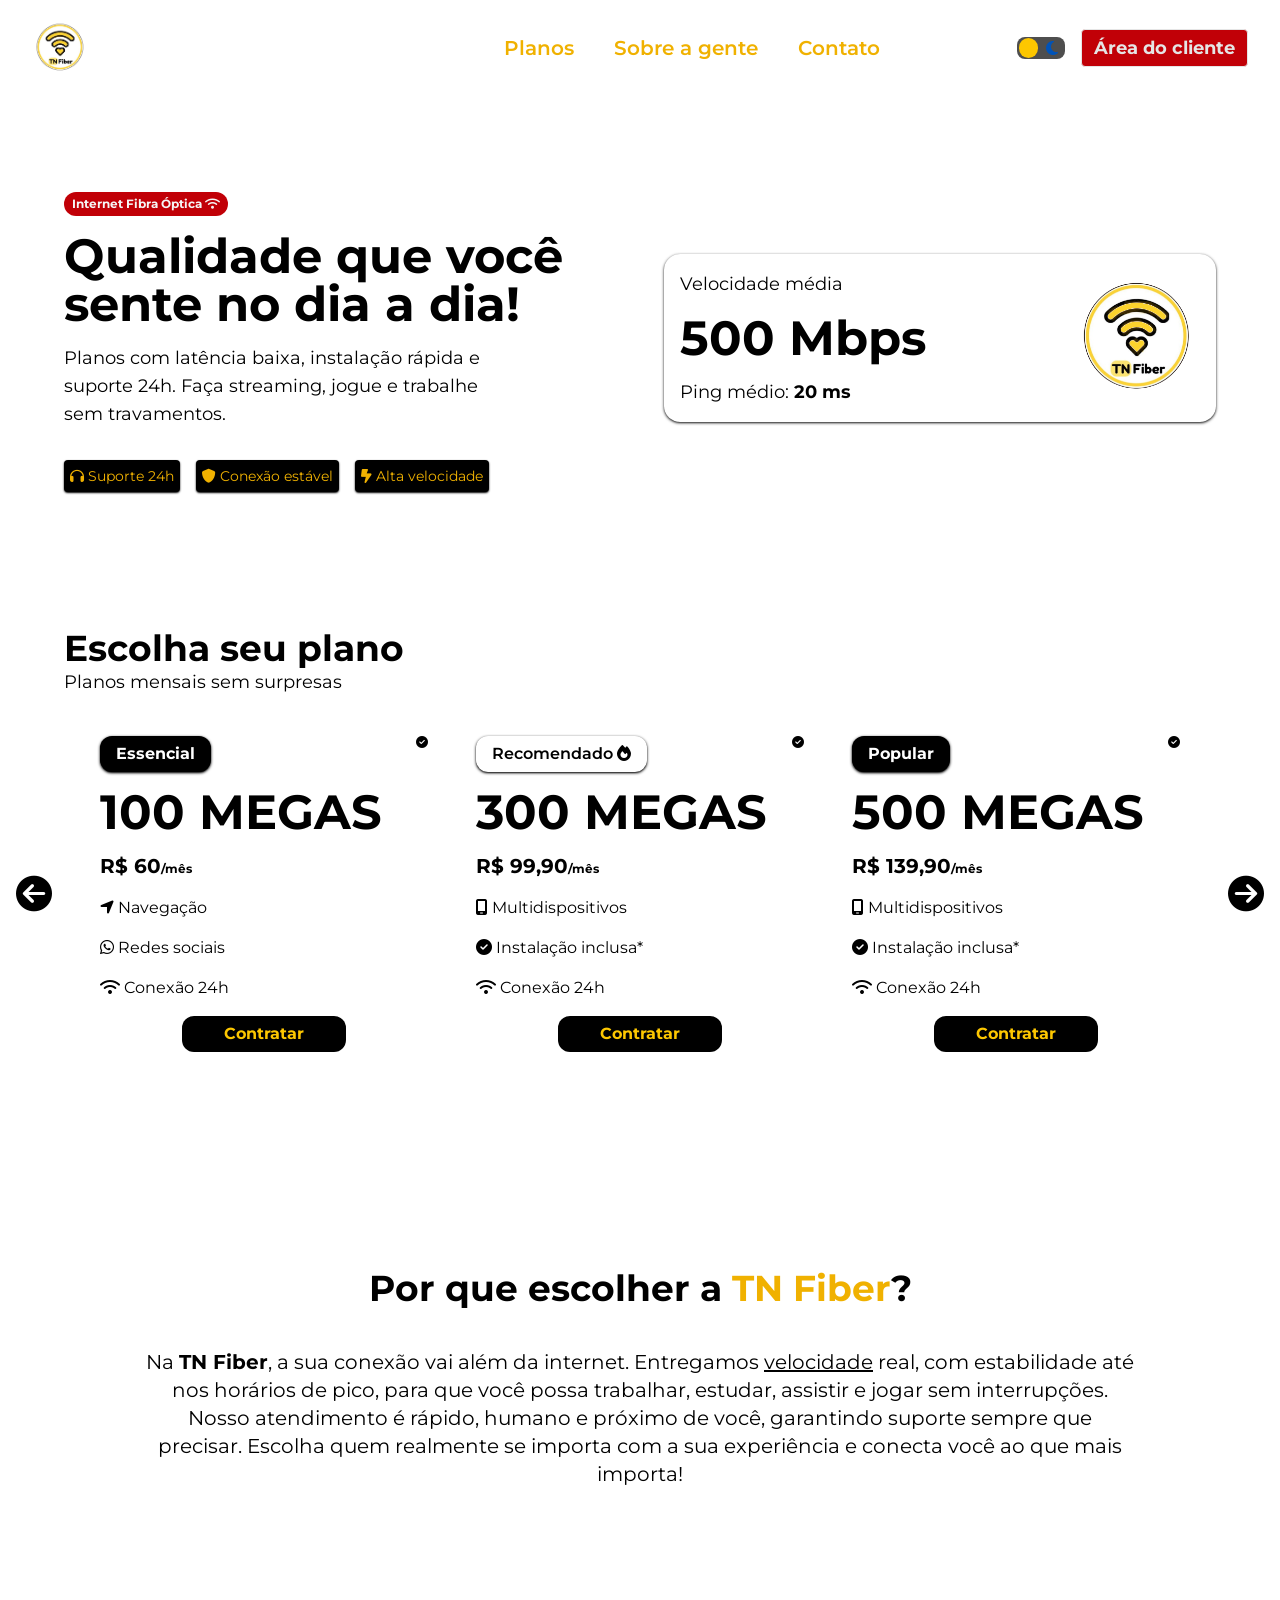
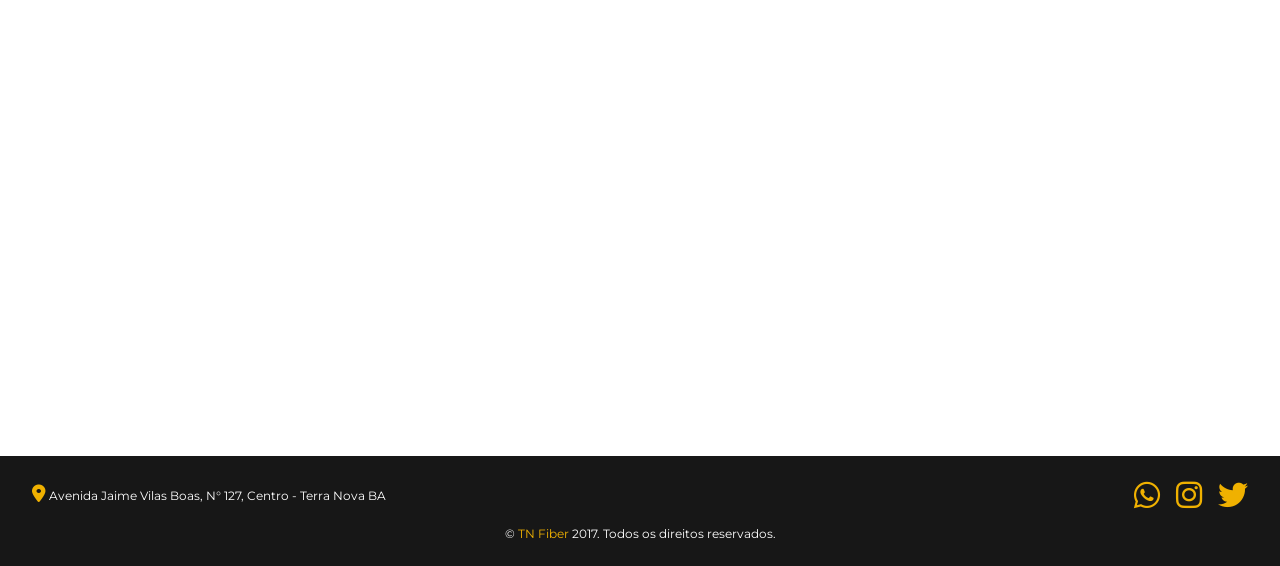
<file: index.html>
<!DOCTYPE html>
<html lang="pt-br">
<head>
    <meta charset="UTF-8">
    <meta name="viewport" content="width=device-width, initial-scale=1.0">

    <!-- Google Fonts -->
    <link rel="preconnect" href="https://fonts.googleapis.com">
    <link rel="preconnect" href="https://fonts.gstatic.com" crossorigin>
    <link href="https://fonts.googleapis.com/css2?family=Cinzel:wght@400..900&family=Google+Sans+Code:ital,wght@0,300..800;1,300..800&family=Inconsolata:wght@200..900&family=Montserrat:ital,wght@0,100..900;1,100..900&family=Roboto:ital,wght@0,100..900;1,100..900&display=swap" rel="stylesheet">

    <!-- Font Awesome -->
    <link rel="stylesheet" href="https://cdnjs.cloudflare.com/ajax/libs/font-awesome/6.7.0/css/all.min.css" integrity="sha512-9xKTRVabjVeZmc+GUW8GgSmcREDunMM+Dt/GrzchfN8tkwHizc5RP4Ok/MXFFy5rIjJjzhndFScTceq5e6GvVQ==" crossorigin="anonymous" referrerpolicy="no-referrer" />

    <!-- Tailwind -->
    <link rel="stylesheet" href="./output.css">

    <link rel="shortcut icon" href="tnfiber.png" type="image/x-icon">

    <script src="script.js" defer></script>
    <script src="theme.js" defer></script>
    <script src="menuBurguer.js" defer></script>
    <script src="sendForm.js" defer></script>
    <script src="socialMedias.js" defer></script>
    <script src="paymentP2.js" defer></script>

    <title>TN Fiber</title>
</head>

<body class="pt-44 md:pt-48 dark">
    <header>
        <nav>
            <div class="navbar flex justify-center md:justify-between items-center py-0 px-6 md:px-8 h-24 fixed top-0 min-w-full z-50">
                <div class="logo">
                    <div class="logo-img flex items-center gap-4" onclick="location.href='#'">
                        <img src="tnfiber.png"
                             alt="TN Fiber"
                             class="w-14 h-14 cursor-pointer">

                            <div class="tnfiber-mobile flex w-full text-lg font-bold">
                                <h2><span>TN</span> Fiber</h2>
                            </div>
                             
                        <div class="logo-text flex flex-col gap-2 invisible md:visible font-semibold text-white cursor-default">
                            <h2><span class="p-1">TN</span> Fiber</h2>
                            <span>A gente tem o que você precisa!</span>
                        </div>
                    </div>
                </div>

                <div class="nav-options hidden items-center gap-10 font-semibold text-xl text-yellow-500 hover:text-yellow-400 md:flex">
                    <a href="#plans" class="inline-block relative transition-all duration-300 ease-in-out">Planos</a>
                    <a href="#about" class="inline-block relative transition-all duration-300 ease-in-out">Sobre a gente</a>
                    <a href="#contact" class="inline-block relative transition-all duration-300 ease-in-out">Contato</a>
                </div>

                <div class="contract hidden md:flex md:justify-center md:items-center md:flex-row-reverse md:gap-4">
                    <button class="client-aria text-lg text-neutral-200 font-bold py-1 px-3 bg-red-700 hover:bg-red-600 border border-neutral-200 rounded-sm cursor-pointer transition-all duration-300 ease-in-out">
                        Área do cliente
                    </button>

                    <div class="theme">
                        <button class="btn-toggle py-1 px-3 rounded-lg" id="theme">
                            <span class="circle"></span>

                            <div class="flex gap-1.5">
                                <span class="icon sun fa-solid fa-sun"></span>
                                <span class="icon moon fa-solid fa-moon"></span>
                            </div>
                        </button>
                    </div>
                </div>

                <div class="nav-options-mobile font-semibold text-xl text-yellow-500 hover:text-yellow-400" id="menu">
                
                    <div class="flex flex-col gap-4">
                        <div class="flex flex-col gap-4">
                            <a href="#plans" class="inline-block relative transition-all duration-300 ease-in-out text-lg">Planos</a>
                            <a href="#about" class="inline-block relative transition-all duration-300 ease-in-out text-lg">Sobre a
                                gente</a>
                            <a href="#contact" class="inline-block relative transition-all duration-300 ease-in-out text-lg">Contato</a>
                        </div>
                
                        <div class="contract flex items-center gap-4 flex-col md: md:hidden">
                            <button
                                class="text-sm text-neutral-200 font-bold py-1 px-3 bg-red-700 hover:bg-red-600 border border-neutral-200 rounded-sm cursor-pointer transition-all duration-300 ease-in-out">
                                Área do cliente
                            </button>
                
                            <div class="theme">
                                <button class="btn-toggle py-1 px-3 rounded-lg" id="themeMobile">
                                    <span class="circle"></span>
                
                                    <div class="flex gap-1.5">
                                        <span class="icon sun fa-solid fa-sun"></span>
                                        <span class="icon moon fa-solid fa-moon"></span>
                                    </div>
                                </button>
                            </div>
                        </div>
                    </div>
                </div>

                <div class="burguer" id="hamburguer">
                    <span></span>
                    <span></span>
                    <span></span>
                </div>
            </div>
        </div>
    </nav>
</header>

    <main>
        <div class="fibra-optica grid grid-cols-1 w-[90%] gap-12 m-auto md:grid-cols-2">

            <div class="fibra-optica-C1 flex flex-col gap-4 w-full">
                <span class="span-one py-1 px-2 text-xs font-bold rounded-2xl m-auto w-fit text-neutral-100 bg-red-700 select-none md:m-0">Internet Fibra Óptica <i class="fa-solid fa-wifi"></i></span>
                <h1 class="text-center text-4xl font-bold cursor-default md:text-left md:text-5xl">Qualidade que você sente no dia a dia!</h1>
                <p class="flex justify-center text-lg text-center w-full md:w-4/5 md:text-left md:justify-start cursor-default">Planos com latência baixa, instalação rápida e suporte 24h. Faça streaming, jogue e trabalhe sem travamentos.</p>

                <div class="vantagens md:flex justify-start gap-4 mt-4 mb-10 hidden">
                    <div class="flex text-sm bg-black text-yellow-500 p-1.5 rounded-sm shadow-xs shadow-black transition duration-300 cursor-default select-none">
                        <h3><i class="fa-solid fa-headphones"></i> Suporte 24h</h3>
                        
                    </div>

                    <div class="text-sm bg-black text-yellow-500 p-1.5 rounded-sm shadow-xs shadow-black transition duration-300 cursor-default select-none">
                        <h3><i class="fa-solid fa-shield"></i> Conexão estável</h3>
                    </div>

                    <div class="text-sm bg-black text-yellow-500 p-1.5 rounded-sm shadow-xs shadow-black transition duration-300 cursor-default select-none">
                        <h3><i class="fa-solid fa-bolt-lightning"></i> Alta velocidade</h3>
                    </div>
                </div>

            </div>

            <div class="fibra-optica-C2 flex items-center">
                <div class="fibra-optica-C2-plan flex flex-row items-center w-full p-4 rounded-2xl mb-12 shadow-sm shadow-neutral-800 transition transform duration-500 ease-in-out md:justify-between select-none">

                    <div class="flex flex-col gap-4 w-full text-lg">
                        <h3 class="text-sm md:text-lg">Velocidade média</h3>
                        <span class="text-5xl md:text-5xl font-bold">500 Mbps</span>
                        <p class="text-sm md:text-lg">Ping médio: <span class="font-bold">20 ms</span></p>
                    </div>

                    <div class="flex justify-end">
                        <img
                        src="tnfiber.png"
                        alt="TN Fiber"
                        class="w-9/12 md:w-2/4">
                    </div>

                </div>
            </div>
        </div>
    </main>

    <section>
        <div class="planos flex flex-col justify-center items-center w-[90%] scroll-mt-52 md:scroll-mt-28 mt-20 md:mt-24 mx-auto" id="plans">
        
            <div class="escolha-planos flex justify-between flex-col w-full gap-4 md:flex-row md:w-full">
                <div>
                    <h2 class="text-center md:text-left text-4xl font-bold">Escolha seu plano</h2>
                    <p class="text-center md:text-left text-lg">Planos mensais sem surpresas</p>
                </div>
            </div>
        </div>

        <div class="carrossel flex items-center gap-4 w-full py-2 px-4 overflow-visible mb-24 md:m-0">

            <button class="prev text-4xl cursor-pointer"><i class="fa-solid fa-circle-arrow-left"></i></button>

            <div class="plans-grid flex gap-4 w-[95%] m-auto p-4 overflow-x-auto overflow-y-visible">

                <div class="plan-one flex flex-col gap-4 p-4 rounded-xl transition duration-300 cursor-default select-none">
                    <div class="flex justify-between">
                        <span class=" font-bold w-fit py-1.5 px-4 bg-black text-white shadow-sm shadow-black rounded-xl cursor-default">Essencial</span>
                        <i class="icon-check fa-solid fa-circle-check text-xs h-fit hover:text-green-800" title="Selo de Qualidade TN Fiber!"></i>
                    </div>
                    <h3 class="plan-value font-bold text-4xl md:text-5xl">100 MEGAS</h3>
                    <h4 class="plan-price text-xl text-black font-bold">R$ 60<span class="text-xs text-black">/mês</span></h4>
    
                    <p><i class="icon-vantages fa-solid fa-location-arrow"></i> Navegação</p>
                    <p><i class="icon-vantages fa-brands fa-whatsapp"></i> Redes sociais</p>
                    <p><i class="icon-vantages fa-solid fa-wifi"></i> Conexão 24h</p>
    
                    <a href="payment.html" class="buttonP w-2/4 font-bold m-auto my-2 md:m-auto p-1.5 rounded-xl cursor-pointer">Contratar</a>
                </div>
    
                <div class="plan-one flex flex-col gap-4 p-4 rounded-xl transition-transform duration-300 cursor-default select-none">
                    <div class="flex justify-between">
                        <span class="span-plan font-semibold w-fit py-1.5 px-4 shadow-sm shadow-black rounded-xl text-white cursor-default">Recomendado <i class="fa-solid fa-fire"></i></span>
                        <i class="icon-check fa-solid fa-circle-check text-xs h-fit hover:text-green-800" title="Selo de Qualidade TN Fiber!"></i>
                    </div>
                    <h3 class="plan-value font-bold text-4xl md:text-5xl">300 MEGAS</h3>
                    <h4 class="plan-price text-xl text-black font-bold">R$ 99,90<span class="text-xs text-black">/mês</span></h4>
    
                    <p><i class="icon-vantages fa-solid fa-mobile-screen"></i> Multidispositivos</p>
                    <p><i class="icon-vantages fa-solid fa-circle-check"></i> Instalação inclusa*</p>
                    <p><i class="icon-vantages fa-solid fa-wifi"></i> Conexão 24h</p>
    
                    <a href="payment.html" class="buttonP w-2/4 font-bold m-auto my-2 md:m-auto p-1.5 rounded-xl cursor-pointer">Contratar</a>
                </div>
    
                <div class="plan-one flex flex-col gap-4 p-4 rounded-xl transition-transform duration-300 cursor-default select-none">
                    <div class="flex justify-between">
                        <span class="font-bold w-fit py-1.5 px-4 bg-black text-white shadow-sm shadow-black rounded-xl cursor-default">Popular</span>
                        <i class="icon-check fa-solid fa-circle-check text-xs h-fit hover:text-green-800" title="Selo de Qualidade TN Fiber!"></i>
                    </div>
                    <h3 class=" plan-value font-bold text-4xl md:text-5xl">500 MEGAS</h3>
                    <h4 class="plan-price text-xl text-black font-bold">R$ 139,90<span class="text-xs text-black">/mês</span></h4>
    
                    <p><i class="icon-vantages fa-solid fa-mobile-screen"></i> Multidispositivos</p>
                    <p><i class="icon-vantages fa-solid fa-circle-check"></i> Instalação inclusa*</p>
                    <p><i class="icon-vantages fa-solid fa-wifi"></i> Conexão 24h</p>
    
                    <a href="payment.html" class="buttonP w-2/4 font-bold m-auto my-2 md:m-auto p-1.5 rounded-xl cursor-pointer">Contratar</a>
                </div>

                <div class="plan-one flex flex-col gap-4 p-4 rounded-xl transition-transform duration-300 cursor-default select-none">
                    <div class="flex justify-between">
                        <span class="font-bold w-fit py-1.5 px-4 bg-black shadow-sm shadow-black text-white rounded-xl cursor-default">Essencial</span>
                        <i class="icon-check fa-solid fa-circle-check text-xs h-fit" title="Selo de Qualidade TN Fiber!"></i>
                    </div>
                    <h3 class="plan-value font-bold text-4xl md:text-5xl">150 MEGAS</h3>
                    <h4 class="plan-price text-xl text-black font-bold">R$ 70<span class="text-xs text-black">/mês</span></h4>
    
                    <p><i class="icon-vantages fa-solid fa-comments"></i> Navegação e redes sociais</p>
                    <p><i class="icon-vantages fa-solid fa-circle-check"></i> Instalação inclusa*</p>
                    <p><i class="icon-vantages fa-solid fa-wifi"></i> Conexão 24h</p>
    
                    <a href="payment.html" class="buttonP w-2/4 font-bold m-auto my-2 md:m-auto p-1.5 rounded-xl cursor-pointer">Contratar</a>
                </div>
    
                <div class="plan-one flex flex-col gap-4 p-4 rounded-xl transition-transform duration-300 cursor-default select-none">
                    <div class="flex justify-between">
                        <span class="span-plan font-semibold w-fit py-1.5 px-4 shadow-sm shadow-black rounded-xl text-white cursor-default">Custo benefício <i class="fa-solid fa-fire"></i></span>
                        <i class="icon-check fa-solid fa-circle-check text-xs h-fit" title="Selo de Qualidade TN Fiber!"></i>
                    </div>
                    <h3 class="plan-value font-bold text-4xl md:text-5xl">200 MEGAS</h3>
                    <h4 class="plan-price text-xl text-black font-bold">R$ 79,90<span class="text-xs text-black">/mês</span></h4>
    
                    <p><i class="icon-vantages fa-solid fa-mobile-screen"></i> Multidispositivos</p>
                    <p><i class="icon-vantages fa-solid fa-circle-check"></i> Instalação inclusa*</p>
                    <p><i class="icon-vantages fa-solid fa-wifi"></i> Conexão 24h</p>
    
                    <a href="payment.html" class="buttonP w-2/4 font-bold m-auto my-2 md:m-auto p-1.5 rounded-xl cursor-pointer">Contratar</a>
                </div>
    
                <div class="plan-one flex flex-col gap-4 p-4 rounded-xl transition-transform duration-300 cursor-default select-none">
                    <div class="flex justify-between">
                        <span class="font-bold w-fit py-1.5 px-4 bg-black text-white shadow-sm shadow-black rounded-xl cursor-default">Empresarial</span>
                        <i class="icon-check fa-solid fa-circle-check hover:text-green-800 text-xs h-fit" title="Selo de Qualidade TN Fiber!"></i>
                    </div>
                    <h3 class="plan-value font-bold text-4xl md:text-5xl">600 MEGAS</h3>
                    <h4 class="plan-price text-xl text-black font-bold">R$ 169,90<span class="text-xs text-black">/mês</span></h4>
    
                    <p><i class="icon-vantages fa-solid fa-mobile-screen"></i> Multidispositivos</p>
                    <p><i class="icon-vantages fa-solid fa-circle-check"></i> Instalação inclusa*</p>
                    <p><i class="icon-vantages fa-solid fa-wifi"></i> Conexão 24h</p>
    
                    <a href="payment.html" class="buttonP w-2/4 font-bold m-auto my-2 md:m-auto p-1.5 rounded-xl cursor-pointer">Contratar</a>
                </div>
            </div>

            <button class="next text-4xl cursor-pointer"><i class="fa-solid fa-circle-arrow-right"></i></button>
        </div>

        <div class="justify scroll-mt-48 mb-36 md:mb-16 md:mt-24" id="about">
            <div class="about flex justify-center items-center flex-col gap-10 w-[80%] p-4 m-auto rounded-2xl md:py-20">
                <h2 class="text-center font-bold text-3xl md:text-4xl">Por que escolher a <span class="text-yellow-500">TN Fiber</span>?</h2>
                <p class="text-justify md:text-center text-sm md:text-xl">Na <span class="font-bold">TN Fiber</span>, a sua conexão vai além da internet. Entregamos <span class="underline">velocidade</span> real, com estabilidade até nos horários de pico, para que você possa trabalhar, estudar, assistir e jogar sem interrupções. Nosso atendimento é rápido, humano e próximo de você, garantindo suporte sempre que precisar. Escolha quem realmente se importa com a sua experiência e conecta você ao que mais importa!</p>
            </div>
        </div>

        <div class="contact max-w-full scroll-mt-44 md:mt-30 pt-8 pb-28" id="contact">
            <div class="contact-grid grid grid-cols-1 pt-4 md:pt-8 md:grid-cols-2 w-[80%] m-auto rounded-2xl">

                <div class="c-grid-one flex flex-col gap-4 py-10 px-4 md:py-24">
                    <h2 class="font-bold text-2xl text-center cursor-default md:text-4xl">Fale com a <span class="text-yellow-500">TN Fiber</span></h2>
                    <p class=" text-center cursor-default m-auto md:w-[75%]">Preencha o formulário e entre em contato com a gente.</p>
                    <span class="text-xs font-semibold bg-green-900 text-white py-1 px-3 rounded-3xl w-fit m-auto select-none">Atendimento humanizado <i class="fa-solid fa-hand-holding-hand text-white"></i></span>
                </div>

                <div class="c-grid-two flex justify-center flex-col gap-6 px-4 md:px-4" id="form1">
                    <div class="input-one flex flex-col md:flex-row gap-4 pr-0 md:pr4">
                        <input 
                            type="text"
                            title="ex: João"
                            id="name"
                            placeholder="Nome" 
                            maxlength="15"
                            class="w-full shadow-sm shadow-neutral-300 rounded-sm py-1.5 px-3 bg-white outline-none placeholder:text-gray-500 placeholder:text-sm" required>

                        <input
                            type="text"
                            title="ex: Santos"
                            id="sobrenome"
                            placeholder="Sobrenome" 
                            maxlength="30"
                            class="w-full shadow-sm shadow-neutral-300 rounded-sm py-1.5 px-3 m-0 bg-white outline-none placeholder:text-gray-500 placeholder:text-sm" required>
                    </div>

                    <div class="input-one w-full">
                        <input
                            type="text"
                            title="Seu melhor e-mail"
                            id="email"
                            placeholder="Seu e-mail"
                            class="w-full shadow-sm shadow-neutral-300 rounded-sm py-1.5 px-3 bg-white outline-none placeholder:text-gray-500 placeholder:text-sm" required>  
                            
                    </div>

                    <div class="msg flex flex-col gap-6 pr-0 md:pr-0">
                        <textarea
                            placeholder="Mensagem (opcional)"
                            class="min-w-full shadow-sm shadow-neutral-300 rounded-sm bg-white p-4  outline-none placeholder:text-gray-600 placeholder:text-sm" title="Adicione alguma observação" id="textarea"></textarea>

                        <button 
                            type="submit"
                            class="submit bg-black text-yellow-400 font-bold w-full md:w-[50%] m-auto p-2 rounded-sm cursor-pointer transition-all duration-300"
                            id="btnForm">
                                Solicitar contato
                        </button>
                    </div>

                    <div class="flex justify-center pb-4">
                        <span class="warningMsg text-red-700 font-bold opacity-0 transition duration-300 select-none">Preencha os campos!</span>
                    </div>
                </div>

            </div>
        </div>
    </section>

    <footer>
        <div class="footer flex flex-col gap-4 py-6 px-4 bg-neutral-900 cursor-default md:px-8">
            
            <div class="flex items-center flex-col gap-4 md:justify-between md:flex-row">
                <div class="select-none">
                    <span class="text-[12px] md:text-xs text-white"><i class="fa-solid fa-location-dot text-lg text-yellow-500"></i> Avenida Jaime Vilas Boas, N° 127, Centro - Terra Nova BA</span>
                </div>
            
                <div class="class-brands flex gap-4">
                    <i class="fa-brands fa-whatsapp text-yellow-500 text-2xl md:text-3xl cursor-pointer hover:text-red-600 transition-all duration-300 ease" id="whatsapp" title="Whatsapp"></i>
                    <i class="fa-brands fa-instagram text-yellow-500 text-2xl md:text-3xl cursor-pointer hover:text-red-600 transition-all duration-300 ease" id="instagram" title="Instagram"></i>
                    <i class="fa-brands fa-twitter text-yellow-500 text-2xl md:text-3xl cursor-pointer hover:text-red-600 transition-all duration-300 ease" id="twitter" title="Twitter"></i>
                </div>
            </div>

            <div class="flex justify-center items-center select-none m-auto">
                <span class="text-xs text-white">&copy; <span class="text-yellow-500">TN Fiber</span> 2017. Todos os direitos reservados.</span>
            </div>
        </div>
    </footer>
</body>
</html>
</file>
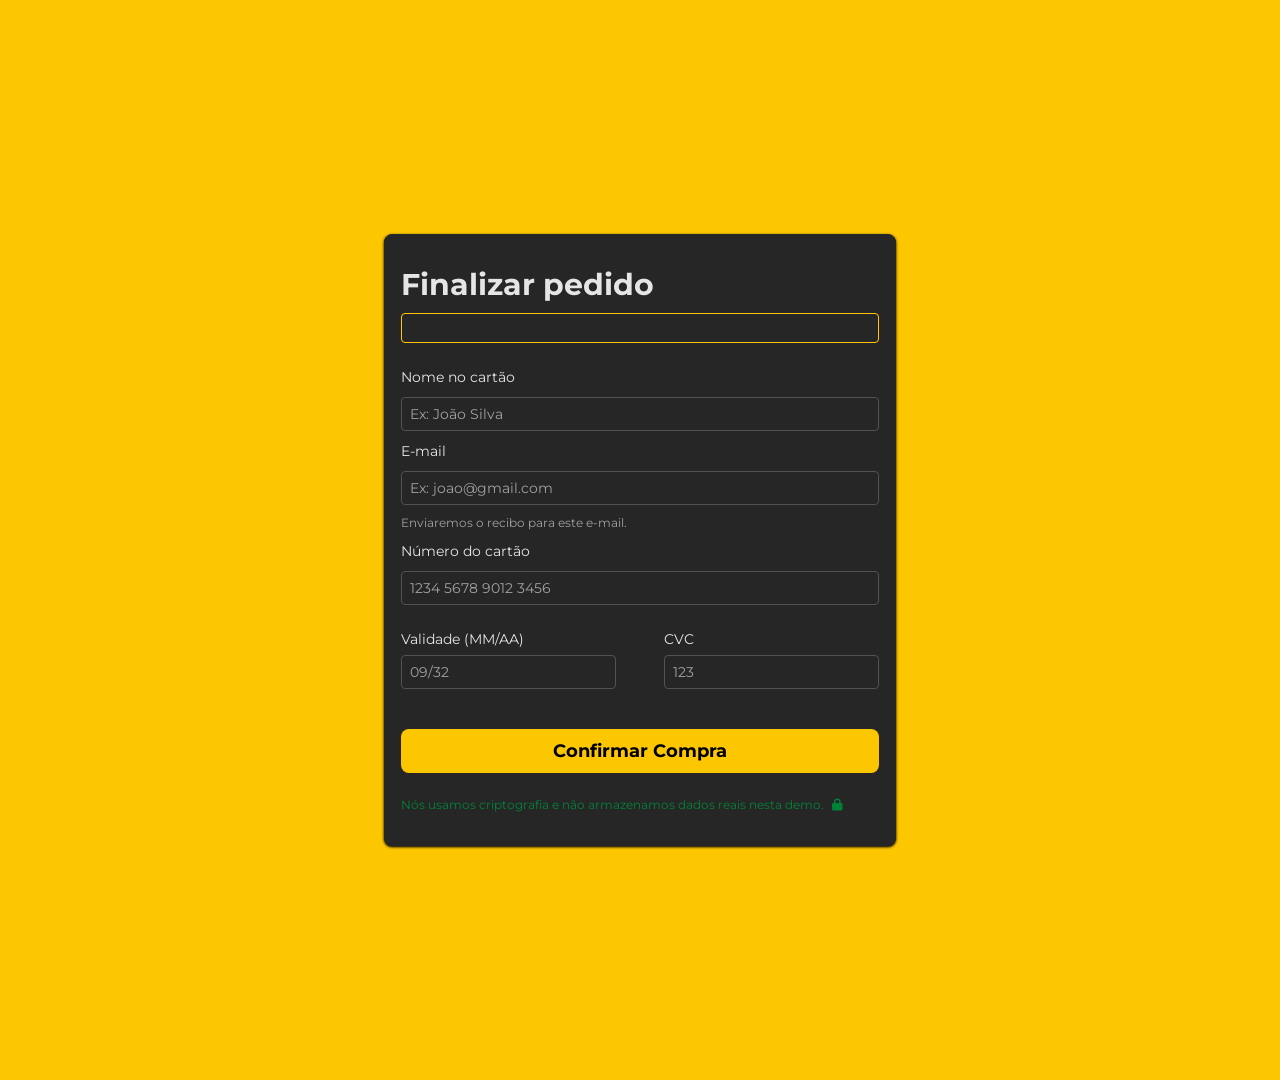
<file: payment.html>
<!DOCTYPE html>
<html lang="pt-br">
<head>
    <meta charset="UTF-8">
    <meta name="viewport" content="width=device-width, initial-scale=1.0">

    <!-- Google Fonts -->
    <link rel="preconnect" href="https://fonts.googleapis.com">
    <link rel="preconnect" href="https://fonts.gstatic.com" crossorigin>
    <link href="https://fonts.googleapis.com/css2?family=Cinzel:wght@400..900&family=Google+Sans+Code:ital,wght@0,300..800;1,300..800&family=Inconsolata:wght@200..900&family=Montserrat:ital,wght@0,100..900;1,100..900&family=Roboto:ital,wght@0,100..900;1,100..900&display=swap" rel="stylesheet">

    <!-- Font Awesome -->
    <link rel="stylesheet" href="https://cdnjs.cloudflare.com/ajax/libs/font-awesome/6.7.0/css/all.min.css" integrity="sha512-9xKTRVabjVeZmc+GUW8GgSmcREDunMM+Dt/GrzchfN8tkwHizc5RP4Ok/MXFFy5rIjJjzhndFScTceq5e6GvVQ==" crossorigin="anonymous" referrerpolicy="no-referrer" />

    <!-- Tailwind -->
    <link rel="stylesheet" href="./output.css">

    <!-- Icon -->
    <link rel="shortcut icon" href="tnfiber.png" type="image/x-icon">

    <script src="payment.js" defer></script>

    <link rel="stylesheet" href="paymentStyles.css">

    <title>TN Fiber - Payment</title>
</head>
<body>
    <main>
        <form>
            <div class="flex w-full h-screen md:h-[120vh] bg-yellow-400">
                <div class="flex flex-col gap-6 w-[90%] md:w-[40%] py-8 px-4 m-auto border bg-neutral-800 text-neutral-200 border-neutral-800 rounded-lg shadow-sm shadow-black">
    
                    <div class="flex flex-col gap-2.5">
                        <h1 class="text-3xl font-bold">Finalizar pedido</h1>
                        <input type="text" id="planoEscolhido"
                               class="text-sm text-yellow-400 font-bold border rounded-sm py-1 px-4 select-none" readonly>
                    </div>
    
                    <div class="flex flex-col gap-2.5">
                        <label class="text-sm">Nome no cartão</label>
                        <input type="text" placeholder="Ex: João Silva"
                               class="border border-neutral-600 rounded-sm py-1.5 px-2 text-sm text-yellow-400 placeholder:text-neutral-400">
    
                        <label class="text-sm">E-mail</label>
                        <input type="text" placeholder="Ex: joao@gmail.com"
                               class="border border-neutral-600 rounded-sm py-1.5 px-2 text-sm text-yellow-400 placeholder:text-neutral-400">
    
                        <p class="text-xs text-neutral-400">Enviaremos o recibo para este e-mail.</p>
    
                        <label class="text-sm">Número do cartão</label>
                        <input type="text" maxlength="19" placeholder="1234 5678 9012 3456"
                               class="border border-neutral-600 rounded-sm py-1.5 px-2 text-sm text-yellow-400 placeholder:text-neutral-400"
                               id="cardNumber">
                    </div>
    
                    <div>
                        <div class="grid grid-cols-2 gap-12 items-center">
    
                            <div class="flex flex-col gap-1.5">
                                <label class="text-sm">Validade (MM/AA)</label>
                                <input type="text" maxlength="5" placeholder="09/32"
                                    class="border border-neutral-600 rounded-sm py-1.5 px-2 text-sm text-yellow-400 placeholder:text-neutral-400"
                                    id="validate">
                            </div>
    
                            <div class="flex flex-col gap-1.5">
                                <label class="text-sm">CVC</label>
                                <input type="text" maxlength="3" placeholder="123"
                                    class="border border-neutral-600 rounded-sm py-1.5 px-2 text-sm text-yellow-400 placeholder:text-neutral-400">
                            </div>
                        </div>
                    </div>
    
                    <div class="flex w-full mt-4">
                        <button type="submit"
                                class="w-full py-2 text-lg text-black bg-yellow-400 font-bold rounded-lg cursor-pointer transition-transform duration-200">
                                Confirmar Compra
                        </button>
                    </div>
    
                    <div class="flex items-center gap-2 select-none">
                        <p class="flex justify-center text-[8px] md:text-xs text-green-700">Nós usamos criptografia e não armazenamos dados reais nesta demo.</p>
                        <i class="fa-solid fa-lock text-xs text-green-700"></i>
                    </div>
    
                </div>
            </div>
        </form>
    </main>

    <script>
        const params = new URLSearchParams(window.location.search)
        const plano = params.get('plano')

        document.getElementById('planoEscolhido').value = plano
    </script>

</body>
</html>
</file>
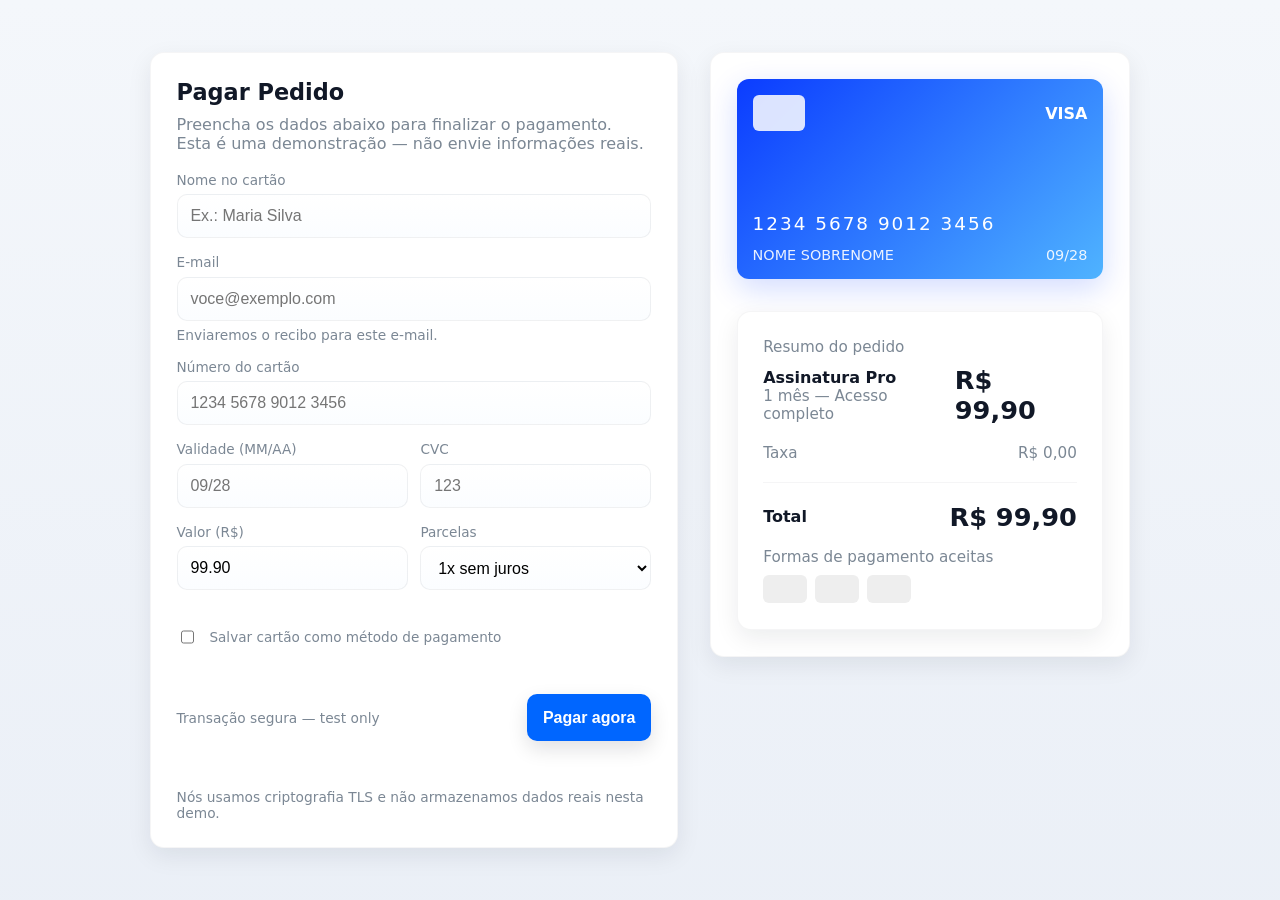
<file: paymentTest.html>
<!doctype html>
<html lang="pt-BR">
<head>
  <meta charset="utf-8" />
  <meta name="viewport" content="width=device-width,initial-scale=1" />
  <title>Página de Pagamento</title>
  <style>
    :root{
      --bg:#f4f7fb;
      --card:#ffffff;
      --accent:#0066ff;
      --muted:#7b8794;
      --success:#16a34a;
      --danger:#ef4444;
      --glass: rgba(255,255,255,0.6);
      font-size:16px;
      font-family: Inter, ui-sans-serif, system-ui, -apple-system, "Segoe UI", Roboto, "Helvetica Neue", Arial;
    }

    *{box-sizing:border-box}
    html,body{height:100%}
    body{
      margin:0;
      background: linear-gradient(180deg,var(--bg), #e9eef6 120%);
      display:flex;
      align-items:center;
      justify-content:center;
      padding:2rem;
      color:#111827;
    }

    .container{
      width:100%;
      max-width:980px;
      display:grid;
      grid-template-columns: 1fr 420px;
      gap:2rem;
      align-items:start;
    }

    /* Mobile first: stack columns */
    @media (max-width:880px){
      .container{grid-template-columns:1fr;}
    }

    .panel{
      background:var(--card);
      border-radius:14px;
      padding:1.6rem;
      box-shadow: 0 8px 24px rgba(16,24,40,0.08);
      border:1px solid rgba(15,23,42,0.04);
    }

    .left h1{margin:0 0 .6rem 0;font-size:1.4rem}
    .left p{margin:0 0 1.2rem;color:var(--muted)}

    form{display:grid;gap:1rem}

    .field{display:flex;flex-direction:column;gap:.4rem}
    label{font-size:.85rem;color:var(--muted)}
    input,select{height:44px;padding:.6rem .8rem;border-radius:10px;border:1px solid rgba(15,23,42,0.06);background:linear-gradient(180deg,white, #fbfdff);outline:none;font-size:1rem}
    input:focus{box-shadow:0 4px 18px rgba(2,6,23,0.08);border-color:var(--accent)}

    .grid-2{display:grid;grid-template-columns:1fr 1fr;gap:0.8rem}

    /* Card preview */
    .card-preview{
      padding:1rem;
      border-radius:12px;
      background: linear-gradient(135deg,#0b3cff,#4fb3ff);
      color:white;
      min-height:200px;
      display:flex;
      flex-direction:column;
      justify-content:space-between;
      box-shadow: 0 10px 30px rgba(11,60,255,0.18);
    }
    .chip{width:52px;height:36px;border-radius:6px;background:rgba(255,255,255,0.85);display:inline-block}
    .card-number{font-size:1.15rem;letter-spacing:2px;margin-top:1rem}
    .card-row{display:flex;justify-content:space-between;align-items:center}
    .brand{font-weight:700}

    .right{display:flex;flex-direction:column;gap:1rem}

    .summary{display:flex;flex-direction:column;gap:.6rem}
    .price{font-size:1.6rem;font-weight:700}
    .muted{color:var(--muted);font-size:.95rem}

    button.pay{
      appearance:none;border:0;padding:.9rem 1rem;border-radius:10px;background:var(--accent);color:white;font-weight:700;font-size:1rem;cursor:pointer;box-shadow:0 8px 20px rgba(2,6,23,0.12);
    }
    button.pay:disabled{opacity:.6;cursor:not-allowed}

    .helper{font-size:.86rem;color:var(--muted)}

    .msg{padding:.8rem;border-radius:8px;font-weight:600}
    .msg.success{background:rgba(22,163,74,0.08);color:var(--success);border:1px solid rgba(22,163,74,0.12)}
    .msg.error{background:rgba(239,68,68,0.06);color:var(--danger);border:1px solid rgba(239,68,68,0.08)}

    footer.note{margin-top:1rem;color:var(--muted);font-size:.86rem}

    /* small touches */
    .brand-row{display:flex;align-items:center;gap:.6rem}
    .small{font-size:.9rem;color:#fff;opacity:.9}
  </style>
</head>
<body>
  <div class="container">
    <section class="panel left">
      <h1>Pagar Pedido</h1>
      <p>Preencha os dados abaixo para finalizar o pagamento. Esta é uma demonstração — não envie informações reais.</p>

      <form id="paymentForm" novalidate>
        <div class="field">
          <label for="name">Nome no cartão</label>
          <input id="name" name="name" type="text" placeholder="Ex.: Maria Silva" required />
        </div>

        <div class="field">
          <label for="email">E‑mail</label>
          <input id="email" name="email" type="email" placeholder="voce@exemplo.com" required />
          <div class="helper">Enviaremos o recibo para este e‑mail.</div>
        </div>

        <div class="field">
          <label for="cardNumber">Número do cartão</label>
          <input id="cardNumber" name="cardNumber" inputmode="numeric" autocomplete="cc-number" maxlength="19" placeholder="1234 5678 9012 3456" required />
        </div>

        <div class="grid-2">
          <div class="field">
            <label for="expiry">Validade (MM/AA)</label>
            <input id="expiry" name="expiry" inputmode="numeric" maxlength="5" placeholder="09/28" required />
          </div>
          <div class="field">
            <label for="cvc">CVC</label>
            <input id="cvc" name="cvc" inputmode="numeric" maxlength="4" placeholder="123" required />
          </div>
        </div>

        <div class="grid-2">
          <div class="field">
            <label for="amount">Valor (R$)</label>
            <input id="amount" name="amount" type="number" step="0.01" min="0.01" value="99.90" required />
          </div>
          <div class="field">
            <label for="installments">Parcelas</label>
            <select id="installments" name="installments">
              <option value="1">1x sem juros</option>
              <option value="2">2x</option>
              <option value="3">3x</option>
            </select>
          </div>
        </div>

        <div style="display:flex;gap:.8rem;align-items:center;margin-top:6px">
          <input id="save" type="checkbox" /> <label for="save">Salvar cartão como método de pagamento</label>
        </div>

        <div style="margin-top:1rem;display:flex;gap:.8rem;align-items:center;justify-content:space-between">
          <div class="helper">Transação segura — test only</div>
          <button class="pay" id="payBtn" type="submit">Pagar agora</button>
        </div>

        <div id="formMessage" style="margin-top:1rem"></div>
      </form>

      <footer class="note">Nós usamos criptografia TLS e não armazenamos dados reais nesta demo.</footer>
    </section>

    <aside class="panel right">
      <div class="card-preview" aria-hidden="true">
        <div class="card-row">
          <div class="chip"></div>
          <div class="brand">VISA</div>
        </div>

        <div>
          <div class="card-number" id="previewNumber">1234 5678 9012 3456</div>
          <div style="display:flex;justify-content:space-between;margin-top:.8rem;align-items:center">
            <div class="small" id="previewName">NOME SOBRENOME</div>
            <div class="small" id="previewExp">09/28</div>
          </div>
        </div>
      </div>

      <div class="panel" style="margin-top:1rem">
        <div class="summary">
          <div class="muted">Resumo do pedido</div>
          <div style="display:flex;justify-content:space-between;align-items:center">
            <div>
              <div style="font-weight:700">Assinatura Pro</div>
              <div class="muted">1 mês — Acesso completo</div>
            </div>
            <div class="price" id="summaryPrice">R$ 99,90</div>
          </div>

          <div style="display:flex;justify-content:space-between;align-items:center;margin-top:.6rem">
            <div class="muted">Taxa</div>
            <div class="muted">R$ 0,00</div>
          </div>

          <hr style="border:0;border-top:1px solid rgba(15,23,42,0.04);margin:0.6rem 0">

          <div style="display:flex;justify-content:space-between;align-items:center">
            <div style="font-weight:700">Total</div>
            <div class="price" id="totalPrice">R$ 99,90</div>
          </div>
        </div>

        <div style="margin-top:1rem">
          <div class="muted">Formas de pagamento aceitas</div>
          <div style="display:flex;gap:.5rem;margin-top:.6rem;align-items:center">
            <div style="width:44px;height:28px;background:#eee;border-radius:6px"></div>
            <div style="width:44px;height:28px;background:#eee;border-radius:6px"></div>
            <div style="width:44px;height:28px;background:#eee;border-radius:6px"></div>
          </div>
        </div>

      </div>

    </aside>
  </div>

  <script>
    // Form behavior: format card number and expiry, live preview, simple validation
    const cardNumber = document.getElementById('cardNumber');
    const expiry = document.getElementById('expiry');
    const cvc = document.getElementById('cvc');
    const nameInput = document.getElementById('name');
    const amount = document.getElementById('amount');
    const payBtn = document.getElementById('payBtn');
    const previewNumber = document.getElementById('previewNumber');
    const previewName = document.getElementById('previewName');
    const previewExp = document.getElementById('previewExp');
    const totalPrice = document.getElementById('totalPrice');
    const summaryPrice = document.getElementById('summaryPrice');
    const formMessage = document.getElementById('formMessage');

    function formatCardNumber(v){
      return v.replace(/\D/g,'').replace(/(.{4})/g,'$1 ').trim();
    }

    function formatExpiry(v){
      const digits = v.replace(/\D/g,'').slice(0,4);
      if(digits.length<3) return digits;
      return digits.slice(0,2) + '/' + digits.slice(2);
    }

    cardNumber.addEventListener('input',(e)=>{
      const formatted = formatCardNumber(e.target.value);
      e.target.value = formatted;
      previewNumber.textContent = formatted || '1234 5678 9012 3456';
    });

    expiry.addEventListener('input',(e)=>{
      const formatted = formatExpiry(e.target.value);
      e.target.value = formatted;
      previewExp.textContent = formatted || '09/28';
    });

    nameInput.addEventListener('input', (e)=>{
      previewName.textContent = (e.target.value || 'NOME SOBRENOME').toUpperCase();
    });

    amount.addEventListener('input',(e)=>{
      const val = parseFloat(e.target.value) || 0;
      const text = val.toFixed(2).replace('.',',');
      summaryPrice.textContent = `R$ ${text}`;
      totalPrice.textContent = `R$ ${text}`;
    });

    // Basic Luhn check (not perfect, but illustrative)
    function luhnCheck(num){
      const digits = num.replace(/\D/g,'');
      let sum=0, flip=false;
      for(let i=digits.length-1;i>=0;i--){
        let n = parseInt(digits[i],10);
        if(flip){n*=2;if(n>9)n-=9}
        sum+=n;flip=!flip;
      }
      return digits.length>12 && (sum%10===0);
    }

    function showMessage(text,type='success'){
      formMessage.innerHTML = `<div class="msg ${type}">${text}</div>`;
    }

    document.getElementById('paymentForm').addEventListener('submit',(e)=>{
      e.preventDefault();
      formMessage.innerHTML = '';

      const nm = nameInput.value.trim();
      const mail = document.getElementById('email').value.trim();
      const card = cardNumber.value.trim();
      const exp = expiry.value.trim();
      const c = cvc.value.trim();
      const val = parseFloat(amount.value);

      if(!nm || !mail || !card || !exp || !c || !val){
        showMessage('Preencha todos os campos obrigatórios.','error');
        return;
      }

      if(!luhnCheck(card)){
        showMessage('Número de cartão inválido (Luhn).','error');
        return;
      }

      // Expiry rudimentar: MM/YY and in the future
      const parts = exp.split('/');
      if(parts.length!==2){ showMessage('Validade inválida.','error'); return; }
      const mm = parseInt(parts[0],10);
      const yy = parseInt(parts[1],10) + 2000;
      const now = new Date();
      const expDate = new Date(yy, mm-1, 1);
      if(!(mm>=1 && mm<=12) || expDate < new Date(now.getFullYear(), now.getMonth(), 1)){
        showMessage('Cartão vencido ou validade inválida.','error');
        return;
      }

      showMessage('Pagamento processado (simulado). Obrigado!','success');
      payBtn.disabled = true;

      // Simula limpeza ou next steps
      setTimeout(()=>{
        payBtn.disabled = false;
        // Em app real: enviar para backend / gateway
      }, 1800);
    });
  </script>
</body>
</html>
</file>
<file: paymentStyles.css>
* {
    box-sizing: border-box;
}

::-webkit-scrollbar {
    display: none;
    width: 10px;
}

::selection {
    color: #000000;
    background: #FDC700;
}

body {
    font-family: 'Montserrat', sans-serif;
}

input {
    transition: border 200ms ease-in-out;
}

input:focus {
    outline: none;
    border-color: #FDC700;
}

button:hover {
    transform: scale(1.02);
}
</file>
<file: output.css>
/*! tailwindcss v4.1.17 | MIT License | https://tailwindcss.com */
@layer properties;
@layer theme, base, components, utilities;
@layer theme {
  :root, :host {
    --font-sans: ui-sans-serif, system-ui, sans-serif, "Apple Color Emoji",
      "Segoe UI Emoji", "Segoe UI Symbol", "Noto Color Emoji";
    --font-mono: ui-monospace, SFMono-Regular, Menlo, Monaco, Consolas, "Liberation Mono",
      "Courier New", monospace;
    --color-red-600: oklch(57.7% 0.245 27.325);
    --color-red-700: oklch(50.5% 0.213 27.518);
    --color-yellow-400: oklch(85.2% 0.199 91.936);
    --color-yellow-500: oklch(79.5% 0.184 86.047);
    --color-green-700: oklch(52.7% 0.154 150.069);
    --color-green-800: oklch(44.8% 0.119 151.328);
    --color-green-900: oklch(39.3% 0.095 152.535);
    --color-gray-500: oklch(55.1% 0.027 264.364);
    --color-gray-600: oklch(44.6% 0.03 256.802);
    --color-neutral-100: oklch(97% 0 0);
    --color-neutral-200: oklch(92.2% 0 0);
    --color-neutral-300: oklch(87% 0 0);
    --color-neutral-400: oklch(70.8% 0 0);
    --color-neutral-600: oklch(43.9% 0 0);
    --color-neutral-800: oklch(26.9% 0 0);
    --color-neutral-900: oklch(20.5% 0 0);
    --color-black: #000;
    --color-white: #fff;
    --spacing: 0.25rem;
    --text-xs: 0.75rem;
    --text-xs--line-height: calc(1 / 0.75);
    --text-sm: 0.875rem;
    --text-sm--line-height: calc(1.25 / 0.875);
    --text-lg: 1.125rem;
    --text-lg--line-height: calc(1.75 / 1.125);
    --text-xl: 1.25rem;
    --text-xl--line-height: calc(1.75 / 1.25);
    --text-2xl: 1.5rem;
    --text-2xl--line-height: calc(2 / 1.5);
    --text-3xl: 1.875rem;
    --text-3xl--line-height: calc(2.25 / 1.875);
    --text-4xl: 2.25rem;
    --text-4xl--line-height: calc(2.5 / 2.25);
    --text-5xl: 3rem;
    --text-5xl--line-height: 1;
    --font-weight-semibold: 600;
    --font-weight-bold: 700;
    --radius-sm: 0.25rem;
    --radius-lg: 0.5rem;
    --radius-xl: 0.75rem;
    --radius-2xl: 1rem;
    --radius-3xl: 1.5rem;
    --ease-in-out: cubic-bezier(0.4, 0, 0.2, 1);
    --default-transition-duration: 150ms;
    --default-transition-timing-function: cubic-bezier(0.4, 0, 0.2, 1);
    --default-font-family: var(--font-sans);
    --default-mono-font-family: var(--font-mono);
  }
}
@layer base {
  *, ::after, ::before, ::backdrop, ::file-selector-button {
    box-sizing: border-box;
    margin: 0;
    padding: 0;
    border: 0 solid;
  }
  html, :host {
    line-height: 1.5;
    -webkit-text-size-adjust: 100%;
    tab-size: 4;
    font-family: var(--default-font-family, ui-sans-serif, system-ui, sans-serif, "Apple Color Emoji", "Segoe UI Emoji", "Segoe UI Symbol", "Noto Color Emoji");
    font-feature-settings: var(--default-font-feature-settings, normal);
    font-variation-settings: var(--default-font-variation-settings, normal);
    -webkit-tap-highlight-color: transparent;
  }
  hr {
    height: 0;
    color: inherit;
    border-top-width: 1px;
  }
  abbr:where([title]) {
    -webkit-text-decoration: underline dotted;
    text-decoration: underline dotted;
  }
  h1, h2, h3, h4, h5, h6 {
    font-size: inherit;
    font-weight: inherit;
  }
  a {
    color: inherit;
    -webkit-text-decoration: inherit;
    text-decoration: inherit;
  }
  b, strong {
    font-weight: bolder;
  }
  code, kbd, samp, pre {
    font-family: var(--default-mono-font-family, ui-monospace, SFMono-Regular, Menlo, Monaco, Consolas, "Liberation Mono", "Courier New", monospace);
    font-feature-settings: var(--default-mono-font-feature-settings, normal);
    font-variation-settings: var(--default-mono-font-variation-settings, normal);
    font-size: 1em;
  }
  small {
    font-size: 80%;
  }
  sub, sup {
    font-size: 75%;
    line-height: 0;
    position: relative;
    vertical-align: baseline;
  }
  sub {
    bottom: -0.25em;
  }
  sup {
    top: -0.5em;
  }
  table {
    text-indent: 0;
    border-color: inherit;
    border-collapse: collapse;
  }
  :-moz-focusring {
    outline: auto;
  }
  progress {
    vertical-align: baseline;
  }
  summary {
    display: list-item;
  }
  ol, ul, menu {
    list-style: none;
  }
  img, svg, video, canvas, audio, iframe, embed, object {
    display: block;
    vertical-align: middle;
  }
  img, video {
    max-width: 100%;
    height: auto;
  }
  button, input, select, optgroup, textarea, ::file-selector-button {
    font: inherit;
    font-feature-settings: inherit;
    font-variation-settings: inherit;
    letter-spacing: inherit;
    color: inherit;
    border-radius: 0;
    background-color: transparent;
    opacity: 1;
  }
  :where(select:is([multiple], [size])) optgroup {
    font-weight: bolder;
  }
  :where(select:is([multiple], [size])) optgroup option {
    padding-inline-start: 20px;
  }
  ::file-selector-button {
    margin-inline-end: 4px;
  }
  ::placeholder {
    opacity: 1;
  }
  @supports (not (-webkit-appearance: -apple-pay-button))  or (contain-intrinsic-size: 1px) {
    ::placeholder {
      color: currentcolor;
      @supports (color: color-mix(in lab, red, red)) {
        color: color-mix(in oklab, currentcolor 50%, transparent);
      }
    }
  }
  textarea {
    resize: vertical;
  }
  ::-webkit-search-decoration {
    -webkit-appearance: none;
  }
  ::-webkit-date-and-time-value {
    min-height: 1lh;
    text-align: inherit;
  }
  ::-webkit-datetime-edit {
    display: inline-flex;
  }
  ::-webkit-datetime-edit-fields-wrapper {
    padding: 0;
  }
  ::-webkit-datetime-edit, ::-webkit-datetime-edit-year-field, ::-webkit-datetime-edit-month-field, ::-webkit-datetime-edit-day-field, ::-webkit-datetime-edit-hour-field, ::-webkit-datetime-edit-minute-field, ::-webkit-datetime-edit-second-field, ::-webkit-datetime-edit-millisecond-field, ::-webkit-datetime-edit-meridiem-field {
    padding-block: 0;
  }
  ::-webkit-calendar-picker-indicator {
    line-height: 1;
  }
  :-moz-ui-invalid {
    box-shadow: none;
  }
  button, input:where([type="button"], [type="reset"], [type="submit"]), ::file-selector-button {
    appearance: button;
  }
  ::-webkit-inner-spin-button, ::-webkit-outer-spin-button {
    height: auto;
  }
  [hidden]:where(:not([hidden="until-found"])) {
    display: none !important;
  }
}
@layer utilities {
  .invisible {
    visibility: hidden;
  }
  .fixed {
    position: fixed;
  }
  .relative {
    position: relative;
  }
  .top-0 {
    top: calc(var(--spacing) * 0);
  }
  .z-50 {
    z-index: 50;
  }
  .container {
    width: 100%;
    @media (width >= 40rem) {
      max-width: 40rem;
    }
    @media (width >= 48rem) {
      max-width: 48rem;
    }
    @media (width >= 64rem) {
      max-width: 64rem;
    }
    @media (width >= 80rem) {
      max-width: 80rem;
    }
    @media (width >= 96rem) {
      max-width: 96rem;
    }
  }
  .m-0 {
    margin: calc(var(--spacing) * 0);
  }
  .m-auto {
    margin: auto;
  }
  .mx-auto {
    margin-inline: auto;
  }
  .my-2 {
    margin-block: calc(var(--spacing) * 2);
  }
  .mt-4 {
    margin-top: calc(var(--spacing) * 4);
  }
  .mt-8 {
    margin-top: calc(var(--spacing) * 8);
  }
  .mt-12 {
    margin-top: calc(var(--spacing) * 12);
  }
  .mt-20 {
    margin-top: calc(var(--spacing) * 20);
  }
  .mb-10 {
    margin-bottom: calc(var(--spacing) * 10);
  }
  .mb-12 {
    margin-bottom: calc(var(--spacing) * 12);
  }
  .mb-24 {
    margin-bottom: calc(var(--spacing) * 24);
  }
  .mb-36 {
    margin-bottom: calc(var(--spacing) * 36);
  }
  .flex {
    display: flex;
  }
  .grid {
    display: grid;
  }
  .hidden {
    display: none;
  }
  .inline-block {
    display: inline-block;
  }
  .table {
    display: table;
  }
  .h-14 {
    height: calc(var(--spacing) * 14);
  }
  .h-24 {
    height: calc(var(--spacing) * 24);
  }
  .h-fit {
    height: fit-content;
  }
  .h-screen {
    height: 100vh;
  }
  .w-2 {
    width: calc(var(--spacing) * 2);
  }
  .w-2\/4 {
    width: calc(2/4 * 100%);
  }
  .w-9 {
    width: calc(var(--spacing) * 9);
  }
  .w-9\/12 {
    width: calc(9/12 * 100%);
  }
  .w-14 {
    width: calc(var(--spacing) * 14);
  }
  .w-\[40\%\] {
    width: 40%;
  }
  .w-\[80\%\] {
    width: 80%;
  }
  .w-\[90\%\] {
    width: 90%;
  }
  .w-\[95\%\] {
    width: 95%;
  }
  .w-\[100\%\] {
    width: 100%;
  }
  .w-fit {
    width: fit-content;
  }
  .w-full {
    width: 100%;
  }
  .max-w-full {
    max-width: 100%;
  }
  .min-w-full {
    min-width: 100%;
  }
  .border-collapse {
    border-collapse: collapse;
  }
  .translate-y-1 {
    --tw-translate-y: calc(var(--spacing) * 1);
    translate: var(--tw-translate-x) var(--tw-translate-y);
  }
  .transform {
    transform: var(--tw-rotate-x,) var(--tw-rotate-y,) var(--tw-rotate-z,) var(--tw-skew-x,) var(--tw-skew-y,);
  }
  .cursor-default {
    cursor: default;
  }
  .cursor-pointer {
    cursor: pointer;
  }
  .resize {
    resize: both;
  }
  .scroll-mt-44 {
    scroll-margin-top: calc(var(--spacing) * 44);
  }
  .scroll-mt-48 {
    scroll-margin-top: calc(var(--spacing) * 48);
  }
  .scroll-mt-52 {
    scroll-margin-top: calc(var(--spacing) * 52);
  }
  .grid-cols-1 {
    grid-template-columns: repeat(1, minmax(0, 1fr));
  }
  .grid-cols-2 {
    grid-template-columns: repeat(2, minmax(0, 1fr));
  }
  .flex-col {
    flex-direction: column;
  }
  .flex-row {
    flex-direction: row;
  }
  .items-center {
    align-items: center;
  }
  .justify-between {
    justify-content: space-between;
  }
  .justify-center {
    justify-content: center;
  }
  .justify-end {
    justify-content: flex-end;
  }
  .justify-start {
    justify-content: flex-start;
  }
  .gap-1 {
    gap: calc(var(--spacing) * 1);
  }
  .gap-1\.5 {
    gap: calc(var(--spacing) * 1.5);
  }
  .gap-2 {
    gap: calc(var(--spacing) * 2);
  }
  .gap-2\.5 {
    gap: calc(var(--spacing) * 2.5);
  }
  .gap-4 {
    gap: calc(var(--spacing) * 4);
  }
  .gap-6 {
    gap: calc(var(--spacing) * 6);
  }
  .gap-10 {
    gap: calc(var(--spacing) * 10);
  }
  .gap-12 {
    gap: calc(var(--spacing) * 12);
  }
  .overflow-visible {
    overflow: visible;
  }
  .overflow-x-auto {
    overflow-x: auto;
  }
  .overflow-y-visible {
    overflow-y: visible;
  }
  .rounded-2xl {
    border-radius: var(--radius-2xl);
  }
  .rounded-3xl {
    border-radius: var(--radius-3xl);
  }
  .rounded-lg {
    border-radius: var(--radius-lg);
  }
  .rounded-sm {
    border-radius: var(--radius-sm);
  }
  .rounded-xl {
    border-radius: var(--radius-xl);
  }
  .border {
    border-style: var(--tw-border-style);
    border-width: 1px;
  }
  .border-t {
    border-top-style: var(--tw-border-style);
    border-top-width: 1px;
  }
  .border-neutral-200 {
    border-color: var(--color-neutral-200);
  }
  .border-neutral-400 {
    border-color: var(--color-neutral-400);
  }
  .border-neutral-600 {
    border-color: var(--color-neutral-600);
  }
  .border-neutral-800 {
    border-color: var(--color-neutral-800);
  }
  .bg-black {
    background-color: var(--color-black);
  }
  .bg-green-900 {
    background-color: var(--color-green-900);
  }
  .bg-neutral-100 {
    background-color: var(--color-neutral-100);
  }
  .bg-neutral-800 {
    background-color: var(--color-neutral-800);
  }
  .bg-neutral-900 {
    background-color: var(--color-neutral-900);
  }
  .bg-red-700 {
    background-color: var(--color-red-700);
  }
  .bg-white {
    background-color: var(--color-white);
  }
  .bg-yellow-400 {
    background-color: var(--color-yellow-400);
  }
  .p-1 {
    padding: calc(var(--spacing) * 1);
  }
  .p-1\.5 {
    padding: calc(var(--spacing) * 1.5);
  }
  .p-2 {
    padding: calc(var(--spacing) * 2);
  }
  .p-4 {
    padding: calc(var(--spacing) * 4);
  }
  .px-2 {
    padding-inline: calc(var(--spacing) * 2);
  }
  .px-3 {
    padding-inline: calc(var(--spacing) * 3);
  }
  .px-4 {
    padding-inline: calc(var(--spacing) * 4);
  }
  .px-6 {
    padding-inline: calc(var(--spacing) * 6);
  }
  .py-0 {
    padding-block: calc(var(--spacing) * 0);
  }
  .py-1 {
    padding-block: calc(var(--spacing) * 1);
  }
  .py-1\.5 {
    padding-block: calc(var(--spacing) * 1.5);
  }
  .py-2 {
    padding-block: calc(var(--spacing) * 2);
  }
  .py-6 {
    padding-block: calc(var(--spacing) * 6);
  }
  .py-8 {
    padding-block: calc(var(--spacing) * 8);
  }
  .py-10 {
    padding-block: calc(var(--spacing) * 10);
  }
  .pt-4 {
    padding-top: calc(var(--spacing) * 4);
  }
  .pt-44 {
    padding-top: calc(var(--spacing) * 44);
  }
  .pr-0 {
    padding-right: calc(var(--spacing) * 0);
  }
  .pb-4 {
    padding-bottom: calc(var(--spacing) * 4);
  }
  .text-center {
    text-align: center;
  }
  .text-justify {
    text-align: justify;
  }
  .text-2xl {
    font-size: var(--text-2xl);
    line-height: var(--tw-leading, var(--text-2xl--line-height));
  }
  .text-3xl {
    font-size: var(--text-3xl);
    line-height: var(--tw-leading, var(--text-3xl--line-height));
  }
  .text-4xl {
    font-size: var(--text-4xl);
    line-height: var(--tw-leading, var(--text-4xl--line-height));
  }
  .text-5xl {
    font-size: var(--text-5xl);
    line-height: var(--tw-leading, var(--text-5xl--line-height));
  }
  .text-lg {
    font-size: var(--text-lg);
    line-height: var(--tw-leading, var(--text-lg--line-height));
  }
  .text-sm {
    font-size: var(--text-sm);
    line-height: var(--tw-leading, var(--text-sm--line-height));
  }
  .text-xl {
    font-size: var(--text-xl);
    line-height: var(--tw-leading, var(--text-xl--line-height));
  }
  .text-xs {
    font-size: var(--text-xs);
    line-height: var(--tw-leading, var(--text-xs--line-height));
  }
  .text-\[8px\] {
    font-size: 8px;
  }
  .text-\[10px\] {
    font-size: 10px;
  }
  .text-\[12px\] {
    font-size: 12px;
  }
  .font-bold {
    --tw-font-weight: var(--font-weight-bold);
    font-weight: var(--font-weight-bold);
  }
  .font-semibold {
    --tw-font-weight: var(--font-weight-semibold);
    font-weight: var(--font-weight-semibold);
  }
  .text-black {
    color: var(--color-black);
  }
  .text-green-700 {
    color: var(--color-green-700);
  }
  .text-neutral-100 {
    color: var(--color-neutral-100);
  }
  .text-neutral-200 {
    color: var(--color-neutral-200);
  }
  .text-neutral-400 {
    color: var(--color-neutral-400);
  }
  .text-red-700 {
    color: var(--color-red-700);
  }
  .text-white {
    color: var(--color-white);
  }
  .text-yellow-400 {
    color: var(--color-yellow-400);
  }
  .text-yellow-500 {
    color: var(--color-yellow-500);
  }
  .underline {
    text-decoration-line: underline;
  }
  .opacity-0 {
    opacity: 0%;
  }
  .shadow-sm {
    --tw-shadow: 0 1px 3px 0 var(--tw-shadow-color, rgb(0 0 0 / 0.1)), 0 1px 2px -1px var(--tw-shadow-color, rgb(0 0 0 / 0.1));
    box-shadow: var(--tw-inset-shadow), var(--tw-inset-ring-shadow), var(--tw-ring-offset-shadow), var(--tw-ring-shadow), var(--tw-shadow);
  }
  .shadow-xs {
    --tw-shadow: 0 1px 2px 0 var(--tw-shadow-color, rgb(0 0 0 / 0.05));
    box-shadow: var(--tw-inset-shadow), var(--tw-inset-ring-shadow), var(--tw-ring-offset-shadow), var(--tw-ring-shadow), var(--tw-shadow);
  }
  .shadow-black {
    --tw-shadow-color: #000;
    @supports (color: color-mix(in lab, red, red)) {
      --tw-shadow-color: color-mix(in oklab, var(--color-black) var(--tw-shadow-alpha), transparent);
    }
  }
  .shadow-neutral-300 {
    --tw-shadow-color: oklch(87% 0 0);
    @supports (color: color-mix(in lab, red, red)) {
      --tw-shadow-color: color-mix(in oklab, var(--color-neutral-300) var(--tw-shadow-alpha), transparent);
    }
  }
  .shadow-neutral-800 {
    --tw-shadow-color: oklch(26.9% 0 0);
    @supports (color: color-mix(in lab, red, red)) {
      --tw-shadow-color: color-mix(in oklab, var(--color-neutral-800) var(--tw-shadow-alpha), transparent);
    }
  }
  .outline {
    outline-style: var(--tw-outline-style);
    outline-width: 1px;
  }
  .backdrop-filter {
    -webkit-backdrop-filter: var(--tw-backdrop-blur,) var(--tw-backdrop-brightness,) var(--tw-backdrop-contrast,) var(--tw-backdrop-grayscale,) var(--tw-backdrop-hue-rotate,) var(--tw-backdrop-invert,) var(--tw-backdrop-opacity,) var(--tw-backdrop-saturate,) var(--tw-backdrop-sepia,);
    backdrop-filter: var(--tw-backdrop-blur,) var(--tw-backdrop-brightness,) var(--tw-backdrop-contrast,) var(--tw-backdrop-grayscale,) var(--tw-backdrop-hue-rotate,) var(--tw-backdrop-invert,) var(--tw-backdrop-opacity,) var(--tw-backdrop-saturate,) var(--tw-backdrop-sepia,);
  }
  .transition {
    transition-property: color, background-color, border-color, outline-color, text-decoration-color, fill, stroke, --tw-gradient-from, --tw-gradient-via, --tw-gradient-to, opacity, box-shadow, transform, translate, scale, rotate, filter, -webkit-backdrop-filter, backdrop-filter, display, content-visibility, overlay, pointer-events;
    transition-timing-function: var(--tw-ease, var(--default-transition-timing-function));
    transition-duration: var(--tw-duration, var(--default-transition-duration));
  }
  .transition-all {
    transition-property: all;
    transition-timing-function: var(--tw-ease, var(--default-transition-timing-function));
    transition-duration: var(--tw-duration, var(--default-transition-duration));
  }
  .transition-transform {
    transition-property: transform, translate, scale, rotate;
    transition-timing-function: var(--tw-ease, var(--default-transition-timing-function));
    transition-duration: var(--tw-duration, var(--default-transition-duration));
  }
  .duration-200 {
    --tw-duration: 200ms;
    transition-duration: 200ms;
  }
  .duration-300 {
    --tw-duration: 300ms;
    transition-duration: 300ms;
  }
  .duration-500 {
    --tw-duration: 500ms;
    transition-duration: 500ms;
  }
  .ease-in-out {
    --tw-ease: var(--ease-in-out);
    transition-timing-function: var(--ease-in-out);
  }
  .outline-none {
    --tw-outline-style: none;
    outline-style: none;
  }
  .select-none {
    -webkit-user-select: none;
    user-select: none;
  }
  .placeholder\:text-sm {
    &::placeholder {
      font-size: var(--text-sm);
      line-height: var(--tw-leading, var(--text-sm--line-height));
    }
  }
  .placeholder\:text-gray-500 {
    &::placeholder {
      color: var(--color-gray-500);
    }
  }
  .placeholder\:text-gray-600 {
    &::placeholder {
      color: var(--color-gray-600);
    }
  }
  .placeholder\:text-neutral-400 {
    &::placeholder {
      color: var(--color-neutral-400);
    }
  }
  .hover\:translate-y-1 {
    &:hover {
      @media (hover: hover) {
        --tw-translate-y: calc(var(--spacing) * 1);
        translate: var(--tw-translate-x) var(--tw-translate-y);
      }
    }
  }
  .hover\:scale-z-\[h-1\] {
    &:hover {
      @media (hover: hover) {
        --tw-scale-z: h-1;
        scale: var(--tw-scale-x) var(--tw-scale-y) var(--tw-scale-z);
      }
    }
  }
  .hover\:transform {
    &:hover {
      @media (hover: hover) {
        transform: var(--tw-rotate-x,) var(--tw-rotate-y,) var(--tw-rotate-z,) var(--tw-skew-x,) var(--tw-skew-y,);
      }
    }
  }
  .hover\:bg-red-600 {
    &:hover {
      @media (hover: hover) {
        background-color: var(--color-red-600);
      }
    }
  }
  .hover\:text-green-800 {
    &:hover {
      @media (hover: hover) {
        color: var(--color-green-800);
      }
    }
  }
  .hover\:text-neutral-200 {
    &:hover {
      @media (hover: hover) {
        color: var(--color-neutral-200);
      }
    }
  }
  .hover\:text-yellow-400 {
    &:hover {
      @media (hover: hover) {
        color: var(--color-yellow-400);
      }
    }
  }
  .md\:visible {
    @media (width >= 48rem) {
      visibility: visible;
    }
  }
  .md\:m-0 {
    @media (width >= 48rem) {
      margin: calc(var(--spacing) * 0);
    }
  }
  .md\:m-auto {
    @media (width >= 48rem) {
      margin: auto;
    }
  }
  .md\:mt-24 {
    @media (width >= 48rem) {
      margin-top: calc(var(--spacing) * 24);
    }
  }
  .md\:mt-30 {
    @media (width >= 48rem) {
      margin-top: calc(var(--spacing) * 30);
    }
  }
  .md\:mb-16 {
    @media (width >= 48rem) {
      margin-bottom: calc(var(--spacing) * 16);
    }
  }
  .md\:flex {
    @media (width >= 48rem) {
      display: flex;
    }
  }
  .md\:hidden {
    @media (width >= 48rem) {
      display: none;
    }
  }
  .md\:h-\[120vh\] {
    @media (width >= 48rem) {
      height: 120vh;
    }
  }
  .md\:w-2\/4 {
    @media (width >= 48rem) {
      width: calc(2/4 * 100%);
    }
  }
  .md\:w-4\/5 {
    @media (width >= 48rem) {
      width: calc(4/5 * 100%);
    }
  }
  .md\:w-\[40\%\] {
    @media (width >= 48rem) {
      width: 40%;
    }
  }
  .md\:w-\[50\%\] {
    @media (width >= 48rem) {
      width: 50%;
    }
  }
  .md\:w-\[75\%\] {
    @media (width >= 48rem) {
      width: 75%;
    }
  }
  .md\:w-full {
    @media (width >= 48rem) {
      width: 100%;
    }
  }
  .md\:scroll-mt-28 {
    @media (width >= 48rem) {
      scroll-margin-top: calc(var(--spacing) * 28);
    }
  }
  .md\:grid-cols-2 {
    @media (width >= 48rem) {
      grid-template-columns: repeat(2, minmax(0, 1fr));
    }
  }
  .md\:flex-row {
    @media (width >= 48rem) {
      flex-direction: row;
    }
  }
  .md\:flex-row-reverse {
    @media (width >= 48rem) {
      flex-direction: row-reverse;
    }
  }
  .md\:items-center {
    @media (width >= 48rem) {
      align-items: center;
    }
  }
  .md\:justify-between {
    @media (width >= 48rem) {
      justify-content: space-between;
    }
  }
  .md\:justify-center {
    @media (width >= 48rem) {
      justify-content: center;
    }
  }
  .md\:justify-start {
    @media (width >= 48rem) {
      justify-content: flex-start;
    }
  }
  .md\:gap-4 {
    @media (width >= 48rem) {
      gap: calc(var(--spacing) * 4);
    }
  }
  .md\:px-4 {
    @media (width >= 48rem) {
      padding-inline: calc(var(--spacing) * 4);
    }
  }
  .md\:px-8 {
    @media (width >= 48rem) {
      padding-inline: calc(var(--spacing) * 8);
    }
  }
  .md\:py-20 {
    @media (width >= 48rem) {
      padding-block: calc(var(--spacing) * 20);
    }
  }
  .md\:py-24 {
    @media (width >= 48rem) {
      padding-block: calc(var(--spacing) * 24);
    }
  }
  .md\:pt-8 {
    @media (width >= 48rem) {
      padding-top: calc(var(--spacing) * 8);
    }
  }
  .md\:pt-48 {
    @media (width >= 48rem) {
      padding-top: calc(var(--spacing) * 48);
    }
  }
  .md\:pr-0 {
    @media (width >= 48rem) {
      padding-right: calc(var(--spacing) * 0);
    }
  }
  .md\:text-center {
    @media (width >= 48rem) {
      text-align: center;
    }
  }
  .md\:text-left {
    @media (width >= 48rem) {
      text-align: left;
    }
  }
  .md\:text-3xl {
    @media (width >= 48rem) {
      font-size: var(--text-3xl);
      line-height: var(--tw-leading, var(--text-3xl--line-height));
    }
  }
  .md\:text-4xl {
    @media (width >= 48rem) {
      font-size: var(--text-4xl);
      line-height: var(--tw-leading, var(--text-4xl--line-height));
    }
  }
  .md\:text-5xl {
    @media (width >= 48rem) {
      font-size: var(--text-5xl);
      line-height: var(--tw-leading, var(--text-5xl--line-height));
    }
  }
  .md\:text-lg {
    @media (width >= 48rem) {
      font-size: var(--text-lg);
      line-height: var(--tw-leading, var(--text-lg--line-height));
    }
  }
  .md\:text-xl {
    @media (width >= 48rem) {
      font-size: var(--text-xl);
      line-height: var(--tw-leading, var(--text-xl--line-height));
    }
  }
  .md\:text-xs {
    @media (width >= 48rem) {
      font-size: var(--text-xs);
      line-height: var(--tw-leading, var(--text-xs--line-height));
    }
  }
}
* {
  box-sizing: border-box;
}
:root[data-theme="light"] {
  --primary: #FDC700;
  --secundary: #fdc700;
  --body: #fdc700;
  --bg-nav: rgba(0, 0, 0, 0.9);
  --black: #000000;
  --prev-next: #C10007;
  --scrollbar-track: #FDC700;
  --scrollbar-thumb: #e5e5e5;
  --tn-fiber: #fdc700;
  --burguer: #fdc700;
  --container-C2: #222222;
  --container-C2-txt: #fdc700;
  --plans: #e5e5e5;
  --span-plan-bg: #fdc700;
  --span-plan-txt: #000000;
  --plan-value: #c11007;
  --icon-vantag: #fdc700;
  --icon-vantag-hover: #016630;
  --contact: #f5f5f5;
  --contact-btn: #000000;
  --contact-txt: #fdc700;
  --white: #e5e5e5;
}
:root[data-theme="dark"] {
  --primary: #e5e5e5;
  --secundary: #e5e5e5;
  --body: #212426;
  --bg-nav: rgba(0,0,0,0.9);
  --black: #d4d4d4;
  --prev-next: #fdc700;
  --scrollbar-thumb: #e5e5e5;
  --tn-fiber: #fdc700;
  --burguer: #e5e5e5;
  --container-C2: #ffc800dd;
  --container-C2-txt: #111111;
  --plans: #fdc700;
  --span-plan-bg: #c10007;
  --span-plan-txt: #e5e5e5;
  --plan-value: #c10007;
  --icon-vantag: #c10007;
  --icon-vantag-hover: #016630;
  --contact: #1c1c1c;
  --contact-btn: #fdc700;
  --contact-txt: #000000;
  --white: #e5e5e5;
}
::selection {
  background: var(--black);
  color: var(--primary);
}
::-webkit-scrollbar {
  width: 8px;
}
::-webkit-scrollbar-thumb {
  background: var(--scrollbar-thumb);
}
::-webkit-scrollbar-track {
  background: var(--scrollbar-track);
}
html {
  scroll-behavior: smooth;
}
body {
  font-family: 'Montserrat', sans-serif;
  background: var(--body);
  transition: background 300ms ease-in-out;
}
.navbar {
  background: var(--bg-nav);
  backdrop-filter: blur(10px);
  border-radius: 0 0 5px 0;
}
.logo h2 {
  color: var(--primary);
}
.tnfiber-mobile {
  display: none;
}
.logo-text {
  user-select: none;
  -webkit-user-select: none;
  -moz-user-select: none;
  -ms-user-select: none;
}
.logo-text h2 span {
  border-top: 2px solid var(--tn-fiber);
  border-left: 2px solid var(--tn-fiber);
}
.logo-text h2 {
  color: var(--tn-fiber);
}
.tnfiber-mobile h2, .tnfiber-mobile span {
  color: var(--tn-fiber);
}
.nav-options a::after {
  content: '';
  position: absolute;
  bottom: 0;
  left: 0;
  width: 0%;
  height: 2px;
  background: var(--white);
  transition: all 300ms ease-in-out;
}
.nav-options a:hover::after {
  width: 100%;
}
.nav-options a:hover {
  transform: scale(1.05);
}
.client-aria:hover {
  transform: scale(1.05);
}
.btn-toggle {
  display: flex;
  justify-content: center;
  align-items: center;
  width: 3rem;
  height: 1.4rem;
  background: #4e4e4e;
  border: none;
  position: relative;
  transition: background 300ms;
}
.circle {
  width: 1.2rem;
  height: 1.2rem;
  background: #fdc700;
  border-radius: 50%;
  position: absolute;
  left: 2px;
  transition: transform 300ms;
}
[data-theme="dark"] .btn-toggle .circle {
  transform: translateX(25px);
}
.icon {
  font-size: 1rem;
  pointer-events: none;
  transition: opacity 200ms;
}
.sun {
  color: #FDC700;
  opacity: 0;
}
.moon {
  color: #0053b8;
  opacity: 1;
}
[data-theme="dark"] .sun {
  opacity: 1;
}
[data-theme="dark"] .moon {
  opacity: 0;
}
[data-theme="dark"] .circle {
  background: #e5e5e5;
}
.fibra-optica-C1 h1, .fibra-optica-C1 p {
  color: var(--black);
}
.vantagens div:hover {
  transform: translateY(-4px);
}
.escolha-planos h2, .escolha-planos p {
  color: var(--black);
}
.fibra-optica-C2-plan {
  background: var(--container-C2);
}
.fibra-optica-C2-plan:hover {
  transform: scale(1.03);
}
.fibra-optica-C2-plan h3, .fibra-optica-C2-plan span, .fibra-optica-C2-plan p {
  color: var(--container-C2-txt);
}
.plan-one:hover {
  transform: translateY(-10px);
}
.fibra-optica, .escolha-planos, .plans-grid .justify, .contact {
  opacity: 0;
  transform: translateY(40px);
  transition: opacity 600ms ease-in-out, transform 600ms ease-in-out;
}
.fibra-optica, .escolha-planos.active, .plans-grid.active, .justify.active, .contact.active {
  opacity: 1;
  transform: translateY(0);
}
.burguer {
  display: none;
  justify-content: center;
  flex-direction: column;
  gap: .2rem;
  width: 28px;
  height: 21px;
  cursor: pointer;
}
.burguer span {
  width: 100%;
  height: 4px;
  border-radius: 10px;
  background: var(--burguer);
  transition: transform 300ms ease, opacity 100ms ease;
}
.burguer.active span:nth-child(1) {
  transform: translateY(10px) rotate(45deg);
}
.burguer.active span:nth-child(2) {
  opacity: 0;
}
.burguer.active span:nth-child(3) {
  transform: translateY(-5px) rotate(-45deg);
}
.nav-options-mobile {
  display: flex;
  align-items: center;
  justify-content: space-between;
  flex-direction: column;
  text-align: center;
  padding: 2rem 1rem;
  gap: 1rem;
  width: 50%;
  height: 30vh;
  border-radius: 0 0 0 5px;
  position: absolute;
  top: 96px;
  right: 0;
  background: #000000;
  opacity: 0;
  visibility: hidden;
  transform: translateX(150%);
  transition: transform 400ms ease-in-out, opacity 600ms ease-in-out;
}
.nav-options-mobile.active {
  display: flex;
  opacity: 1;
  transform: translateX(0);
  visibility: visible;
}
.plans-grid {
  scroll-snap-type: x mandatory;
  scrollbar-width: none;
  scroll-behavior: smooth;
}
.carrossel::-webkit-scrollbar {
  display: none;
}
.prev, .next {
  color: var(--prev-next);
  background: transparent;
  transition: transform 200ms ease-in-out;
}
.prev:hover, .next:hover {
  transform: scale(1.05);
}
.plan-one {
  flex: 0 0 360px;
  scroll-snap-align: center;
  min-width: 300px;
  background: var(--plans);
}
.plan-value {
  color: var(--plan-value);
}
.span-plan {
  background: var(--span-plan-bg);
  color: var(--span-plan-txt);
}
.icon-vantages {
  color: var(--icon-vantag);
}
.icon-vantages:hover {
  color: var(--icon-vantag-hover);
}
.plan-one a {
  text-align: center;
  text-decoration: none;
  color: #fdc700;
  background: #000000;
  transition: background 300ms ease, transform 300ms ease;
}
.plan-one a:hover {
  background: #222222;
  transform: scale(1.02);
}
.about {
  color: var(--black);
  background: var(--contact);
}
.contact-grid {
  background: var(--contact);
}
.c-grid-one h2, .c-grid-one p {
  color: var(--black);
}
.submit {
  color: var(--contact-txt);
  background: var(--contact-btn);
}
.submit:hover {
  transform: scale(1.04);
}
.class-brands i:hover {
  transform: scale(1.05);
}
.warningMsg.active {
  opacity: 1;
}
textarea {
  resize: none;
}
@media (max-width: 768px) {
  .navbar {
    border-radius: 0;
  }
  .burguer {
    display: flex;
  }
  .plans-grid {
    width: 100%;
  }
  .plan-one {
    flex: 0 0 245px;
    min-width: 200px;
    scroll-snap-align: center;
  }
  .tnfiber-mobile {
    display: flex;
  }
}
@property --tw-translate-x {
  syntax: "*";
  inherits: false;
  initial-value: 0;
}
@property --tw-translate-y {
  syntax: "*";
  inherits: false;
  initial-value: 0;
}
@property --tw-translate-z {
  syntax: "*";
  inherits: false;
  initial-value: 0;
}
@property --tw-rotate-x {
  syntax: "*";
  inherits: false;
}
@property --tw-rotate-y {
  syntax: "*";
  inherits: false;
}
@property --tw-rotate-z {
  syntax: "*";
  inherits: false;
}
@property --tw-skew-x {
  syntax: "*";
  inherits: false;
}
@property --tw-skew-y {
  syntax: "*";
  inherits: false;
}
@property --tw-border-style {
  syntax: "*";
  inherits: false;
  initial-value: solid;
}
@property --tw-font-weight {
  syntax: "*";
  inherits: false;
}
@property --tw-shadow {
  syntax: "*";
  inherits: false;
  initial-value: 0 0 #0000;
}
@property --tw-shadow-color {
  syntax: "*";
  inherits: false;
}
@property --tw-shadow-alpha {
  syntax: "<percentage>";
  inherits: false;
  initial-value: 100%;
}
@property --tw-inset-shadow {
  syntax: "*";
  inherits: false;
  initial-value: 0 0 #0000;
}
@property --tw-inset-shadow-color {
  syntax: "*";
  inherits: false;
}
@property --tw-inset-shadow-alpha {
  syntax: "<percentage>";
  inherits: false;
  initial-value: 100%;
}
@property --tw-ring-color {
  syntax: "*";
  inherits: false;
}
@property --tw-ring-shadow {
  syntax: "*";
  inherits: false;
  initial-value: 0 0 #0000;
}
@property --tw-inset-ring-color {
  syntax: "*";
  inherits: false;
}
@property --tw-inset-ring-shadow {
  syntax: "*";
  inherits: false;
  initial-value: 0 0 #0000;
}
@property --tw-ring-inset {
  syntax: "*";
  inherits: false;
}
@property --tw-ring-offset-width {
  syntax: "<length>";
  inherits: false;
  initial-value: 0px;
}
@property --tw-ring-offset-color {
  syntax: "*";
  inherits: false;
  initial-value: #fff;
}
@property --tw-ring-offset-shadow {
  syntax: "*";
  inherits: false;
  initial-value: 0 0 #0000;
}
@property --tw-outline-style {
  syntax: "*";
  inherits: false;
  initial-value: solid;
}
@property --tw-backdrop-blur {
  syntax: "*";
  inherits: false;
}
@property --tw-backdrop-brightness {
  syntax: "*";
  inherits: false;
}
@property --tw-backdrop-contrast {
  syntax: "*";
  inherits: false;
}
@property --tw-backdrop-grayscale {
  syntax: "*";
  inherits: false;
}
@property --tw-backdrop-hue-rotate {
  syntax: "*";
  inherits: false;
}
@property --tw-backdrop-invert {
  syntax: "*";
  inherits: false;
}
@property --tw-backdrop-opacity {
  syntax: "*";
  inherits: false;
}
@property --tw-backdrop-saturate {
  syntax: "*";
  inherits: false;
}
@property --tw-backdrop-sepia {
  syntax: "*";
  inherits: false;
}
@property --tw-duration {
  syntax: "*";
  inherits: false;
}
@property --tw-ease {
  syntax: "*";
  inherits: false;
}
@property --tw-scale-x {
  syntax: "*";
  inherits: false;
  initial-value: 1;
}
@property --tw-scale-y {
  syntax: "*";
  inherits: false;
  initial-value: 1;
}
@property --tw-scale-z {
  syntax: "*";
  inherits: false;
  initial-value: 1;
}
@layer properties {
  @supports ((-webkit-hyphens: none) and (not (margin-trim: inline))) or ((-moz-orient: inline) and (not (color:rgb(from red r g b)))) {
    *, ::before, ::after, ::backdrop {
      --tw-translate-x: 0;
      --tw-translate-y: 0;
      --tw-translate-z: 0;
      --tw-rotate-x: initial;
      --tw-rotate-y: initial;
      --tw-rotate-z: initial;
      --tw-skew-x: initial;
      --tw-skew-y: initial;
      --tw-border-style: solid;
      --tw-font-weight: initial;
      --tw-shadow: 0 0 #0000;
      --tw-shadow-color: initial;
      --tw-shadow-alpha: 100%;
      --tw-inset-shadow: 0 0 #0000;
      --tw-inset-shadow-color: initial;
      --tw-inset-shadow-alpha: 100%;
      --tw-ring-color: initial;
      --tw-ring-shadow: 0 0 #0000;
      --tw-inset-ring-color: initial;
      --tw-inset-ring-shadow: 0 0 #0000;
      --tw-ring-inset: initial;
      --tw-ring-offset-width: 0px;
      --tw-ring-offset-color: #fff;
      --tw-ring-offset-shadow: 0 0 #0000;
      --tw-outline-style: solid;
      --tw-backdrop-blur: initial;
      --tw-backdrop-brightness: initial;
      --tw-backdrop-contrast: initial;
      --tw-backdrop-grayscale: initial;
      --tw-backdrop-hue-rotate: initial;
      --tw-backdrop-invert: initial;
      --tw-backdrop-opacity: initial;
      --tw-backdrop-saturate: initial;
      --tw-backdrop-sepia: initial;
      --tw-duration: initial;
      --tw-ease: initial;
      --tw-scale-x: 1;
      --tw-scale-y: 1;
      --tw-scale-z: 1;
    }
  }
}
</file>
